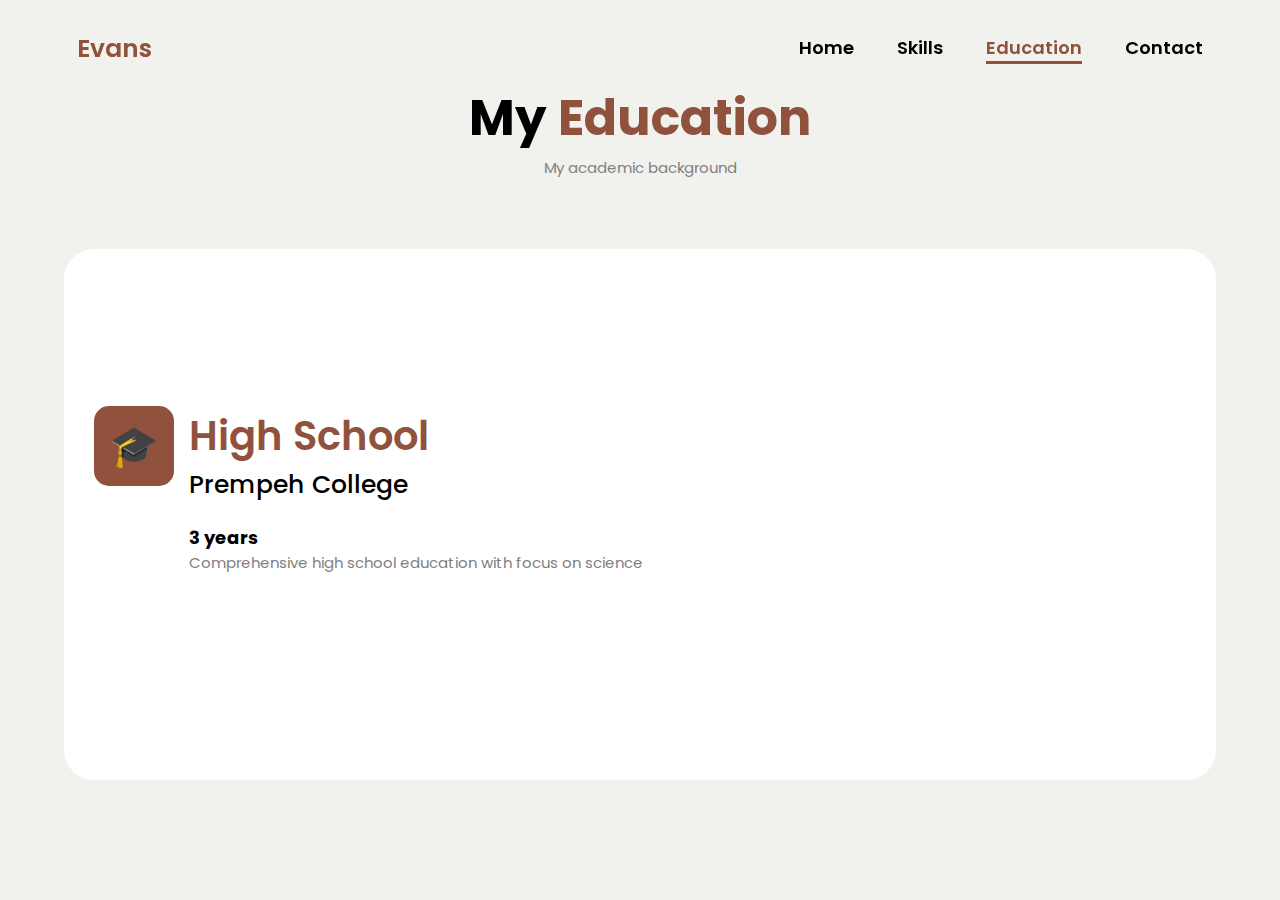
<file: Education/education.html>
<!DOCTYPE html>
<html lang="en">
<head>
    <meta charset="UTF-8">
    <meta name="viewport" content="width=device-width, initial-scale=1.0">
    <link rel="stylesheet" href="education.css">
    <title>Education</title>
</head>
<body>
    <header>
        <a href="#" class="logo">Evans</a>
        <nav>
            <a href="../index.html">Home</a>
            <a href="..\Skills\skills.html">Skills</a>
            <a href="#"class="active">Education</a>
            <a href="..\Contact\contact.html">Contact</a>
        </nav>
    </header>

    <section class="education-container">
        <h1>My <span>Education</span></h1>
        <p>My academic background</p>
        <div class="education-card">
            <div class="e-card-title">
                <div class="e-icon">🎓</div>
                <div class="e-school">
                    <div class="e-school-level">High School</div>
                    <div class="e-school-name">Prempeh College</div>
                </div>
            </div>
            <div class="e-about">
                <h4> 3 years</h4>
                <p>Comprehensive high school education with focus on science</p>
            </div>
        </div>
    </section>
    
</body>
</html>
</file>
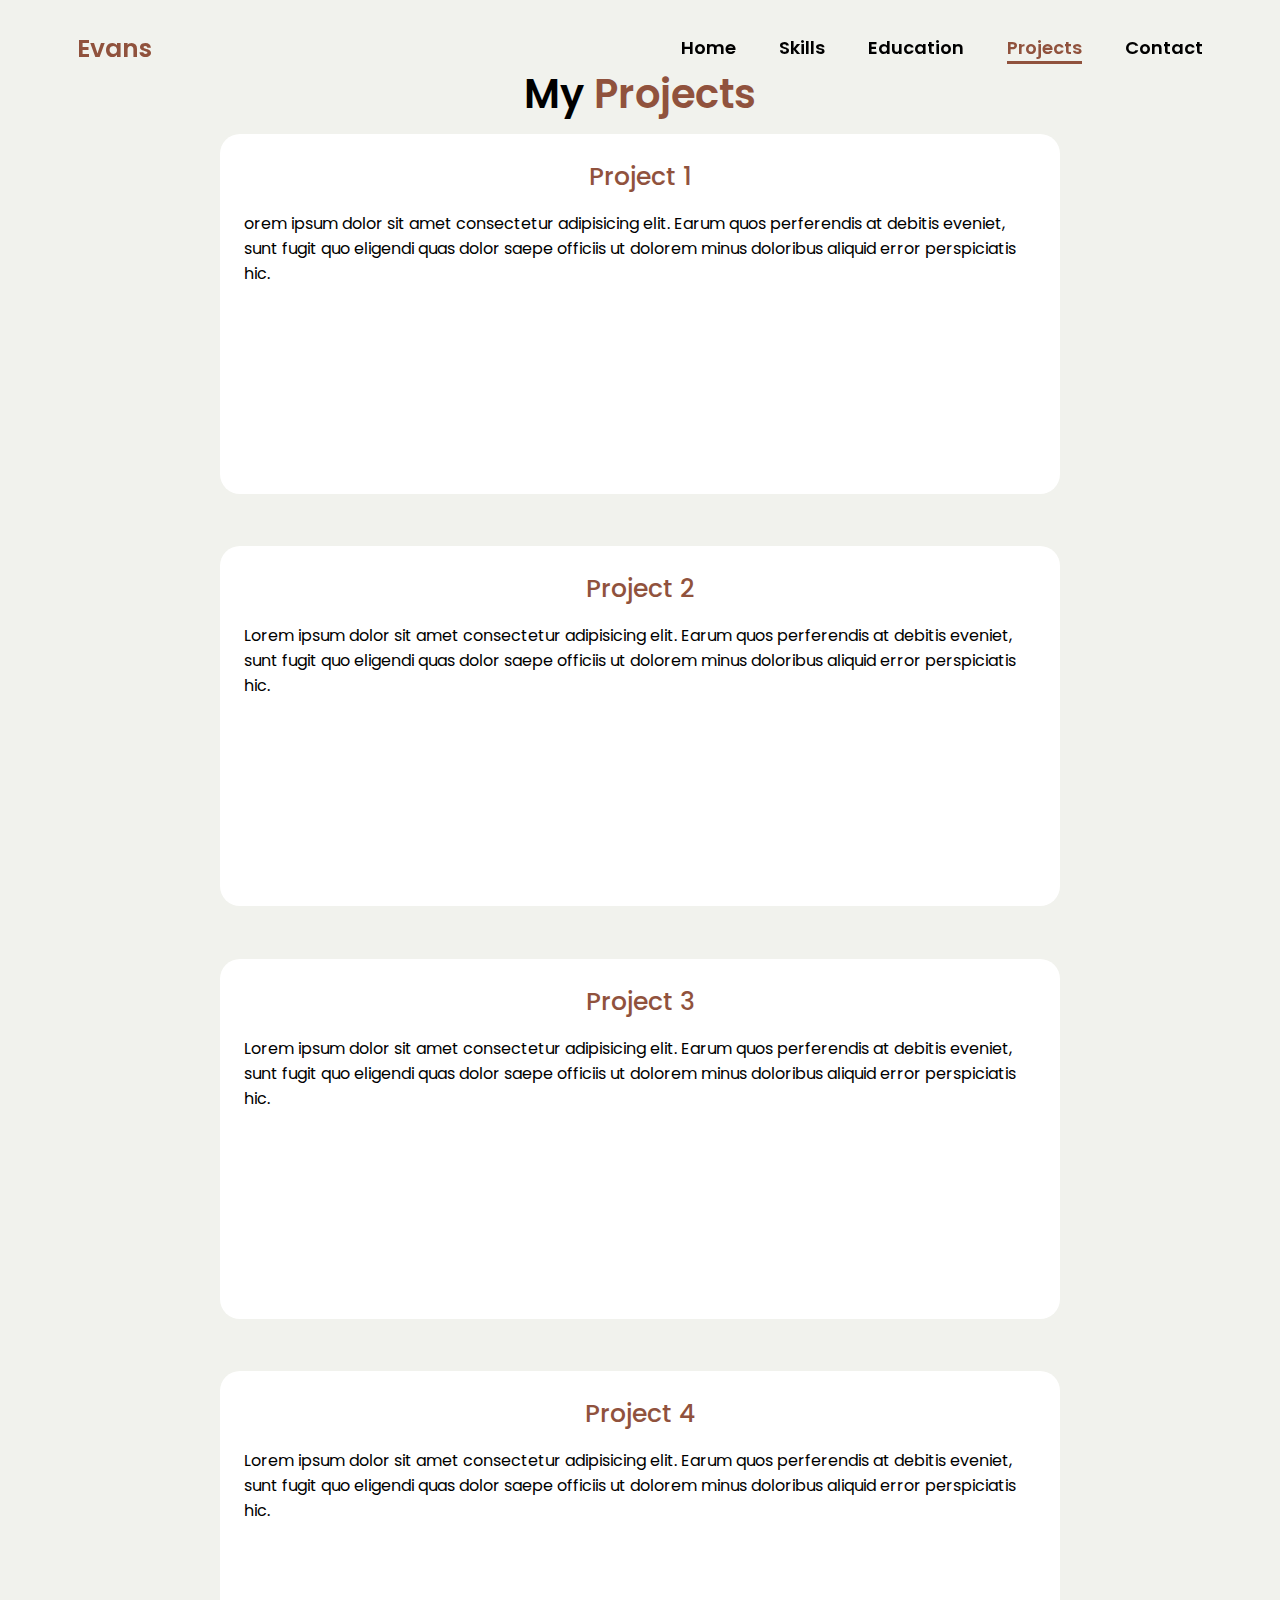
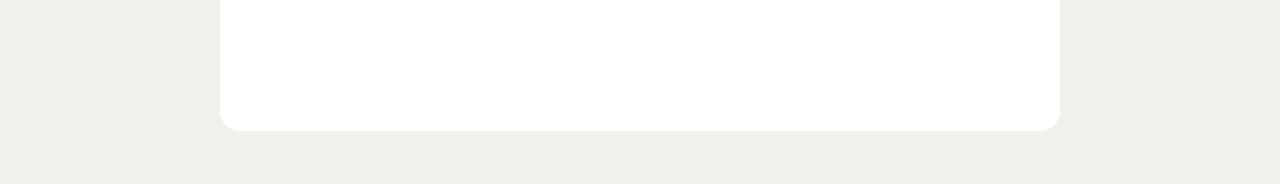
<file: Projects/projects.html>
<!DOCTYPE html>
<html lang="en">
<head>
    <meta charset="UTF-8">
    <meta name="viewport" content="width=device-width, initial-scale=1.0">
    <link rel="stylesheet" href="projects.css">
    <title>Projects</title>
</head>
<body>
    <header>
        <a href="#" class="logo">Evans</a>
        <nav>
            <a href="../index.html">Home</a>
            <a href="Skills\skills.html">Skills</a>
            <a href="Education\education.html">Education</a>
            <a href="#" class="active">Projects</a>
            <a href="Contact\contact.html">Contact</a>
        </nav>
    </header>

    <h1 class="project-page-heading"> My <span>Projects</span></h1>
    <section>
        <div class="project-container">
            <h2 class="project-name">Project 1</h2>
            <div class="project-description">
                <p>orem ipsum dolor sit amet consectetur adipisicing elit. Earum quos perferendis at debitis eveniet, sunt fugit quo eligendi quas dolor saepe officiis ut dolorem minus doloribus aliquid error perspiciatis hic.</p>
            </div>
        </div>

        <div class="project-container">
            <h2 class="project-name">Project 2</h2>
            <div class="project-description">
                <p>Lorem ipsum dolor sit amet consectetur adipisicing elit. Earum quos perferendis at debitis eveniet, sunt fugit quo eligendi quas dolor saepe officiis ut dolorem minus doloribus aliquid error perspiciatis hic.</p>
            </div>
        </div>

        <div class="project-container">
            <h2 class="project-name">Project 3</h2>
            <div class="project-description">
                <p>Lorem ipsum dolor sit amet consectetur adipisicing elit. Earum quos perferendis at debitis eveniet, sunt fugit quo eligendi quas dolor saepe officiis ut dolorem minus doloribus aliquid error perspiciatis hic.</p>
            </div>
        </div>

        <div class="project-container">
            <h2 class="project-name">Project 4</h2>
            <div class="project-description">
                <p>Lorem ipsum dolor sit amet consectetur adipisicing elit. Earum quos perferendis at debitis eveniet, sunt fugit quo eligendi quas dolor saepe officiis ut dolorem minus doloribus aliquid error perspiciatis hic.</p>
            </div>
        </div>
    </section>
</body>
</html>
</file>
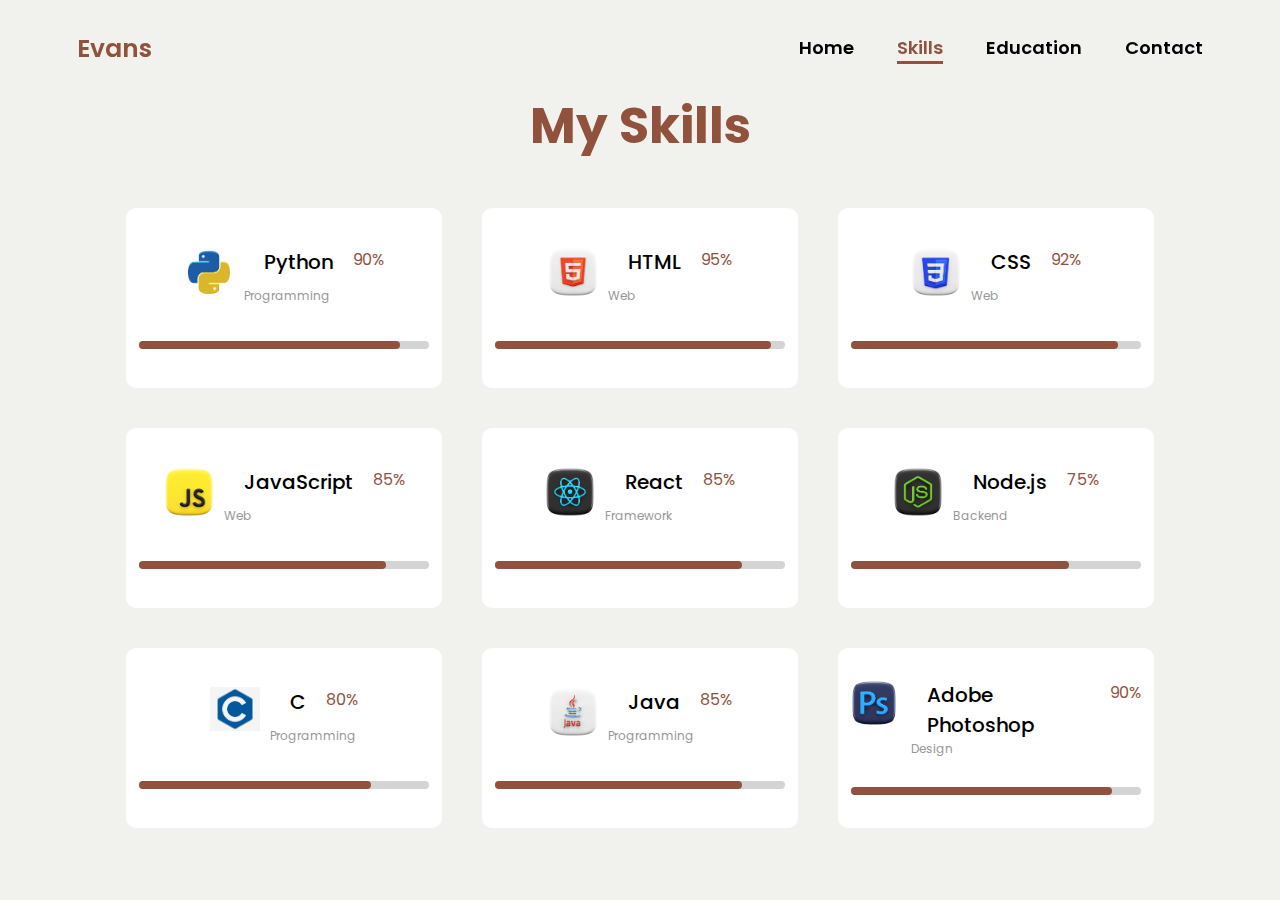
<file: Skills/skills.html>
<!DOCTYPE html>
<html lang="en">
<head>
    <meta charset="UTF-8">
    <meta name="viewport" content="width=device-width, initial-scale=1.0">
    <link href="skills.css" rel="stylesheet">
    <title>Skills</title>
</head>
<body>
    <header>
        <a href="#" class="logo">Evans</a>
        <nav>
            <a href="../index.html">Home</a>
            <a href="#" class="active">Skills</a>
            <a href="..\Education\education.html">Education</a>
            <a href="..\Contact\contact.html">Contact</a>
        </nav>
    </header>

    
    <h1 class="skills-header">My Skills</h1>

    <div class="skills-container">
    
        <div class="cards" id="python">
            <div class="card-heading">
               <div class="first-line-heading">
                    <div class="image"><img src="../assets/skill-images/python.png" width="100%"></div>
                    <div class="skill">Python</div>
                    <span class="percent">90%</span>
               </div>
               <div>
                    <p>Programming</p>
               </div>
                
            </div>
            
            <div class="progress-bar">
                <div class="progress-fill"></div>
            </div>
        </div>

        <!--HTML-->
        <div class="cards" id="html">
            <div class="card-heading">
               <div class="first-line-heading">
                    <div class="image"><img src="../assets/skill-images/html.png" width="100%"></div>
                    <div class="skill">HTML</div>
                    <span class="percent">95%</span>
               </div>
               <div>
                    <p>Web</p>
               </div>
                
            </div>
            
            <div class="progress-bar">
                <div class="progress-fill"></div>
            </div>
        </div>

        <!--CSS-->
        <div class="cards" id="css">
            <div class="card-heading">
               <div class="first-line-heading">
                    <div class="image"><img src="../assets/skill-images/css.png" width="100%"></div>
                    <div class="skill">CSS</div>
                    <span class="percent">92%</span>
               </div>
               <div>
                    <p>Web</p>
               </div>
                
            </div>
            
            <div class="progress-bar">
                <div class="progress-fill"></div>
            </div>
        </div>

        <!--JAVASCRIPT-->
        <div class="cards" id="javascript">
            <div class="card-heading">
               <div class="first-line-heading">
                    <div class="image"><img src="../assets/skill-images/javascript.png" width="100%"></div>
                    <div class="skill">JavaScript</div>
                    <span class="percent">85%</span>
               </div>
               <div>
                    <p>Web</p>
               </div>
                
            </div>
            
            <div class="progress-bar">
                <div class="progress-fill"></div>
            </div>
        </div>

        <!--REACT-->
        <div class="cards" id="react">
            <div class="card-heading">
               <div class="first-line-heading">
                    <div class="image"><img src="../assets/skill-images/react.png" width="100%"></div>
                    <div class="skill">React</div>
                    <span class="percent">85%</span>
               </div>
               <div>
                    <p>Framework</p>
               </div>
                
            </div>
            
            <div class="progress-bar">
                <div class="progress-fill"></div>
            </div>
        </div>

         <!--NODE JS-->
        <div class="cards" id="nodejs">
            <div class="card-heading">
               <div class="first-line-heading">
                    <div class="image"><img src="../assets/skill-images/nodejs.png" width="100%"></div>
                    <div class="skill">Node.js</div>
                    <span class="percent">75%</span>
               </div>
               <div>
                    <p>Backend</p>
               </div>
                
            </div>
            
            <div class="progress-bar">
                <div class="progress-fill"></div>
            </div>
        </div>

         <!--C-->
        <div class="cards" id="c">
            <div class="card-heading">
               <div class="first-line-heading">
                    <div class="image"><img src="../assets/skill-images/c.png" width="100%"></div>
                    <div class="skill">C</div>
                    <span class="percent">80%</span>
               </div>
               <div>
                    <p>Programming</p>
               </div>
                
            </div>
            
            <div class="progress-bar">
                <div class="progress-fill"></div>
            </div>
        </div>

         <!--JAVA-->
        <div class="cards" id="java">
            <div class="card-heading">
               <div class="first-line-heading">
                    <div class="image"><img src="../assets/skill-images/java.png" width="100%"></div>
                    <div class="skill">Java</div>
                    <span class="percent">85%</span>
               </div>
               <div>
                    <p>Programming</p>
               </div>
                
            </div>
            
            <div class="progress-bar">
                <div class="progress-fill"></div>
            </div>
        </div>

        <!--Adobe Photoshop-->
        <div class="cards" id="adobe">
            <div class="card-heading">
               <div class="first-line-heading">
                    <div class="image"><img src="../assets/skill-images/adobe-photoshop.png" width="100%"></div>
                    <div class="skill">Adobe Photoshop</div>
                    <span class="percent">90%</span>
               </div>
               <div>
                    <p>Design</p>
               </div>
                
            </div>
            
            <div class="progress-bar">
                <div class="progress-fill"></div>
            </div>
        </div>
    </div>
    
</body>
</html>
</file>
<file: Education/education.css>
@import url('https://fonts.googleapis.com/css2?family=Montserrat:ital,wght@0,100..900;1,100..900&family=Poppins:ital,wght@0,100;0,200;0,300;0,400;0,500;0,600;0,700;0,800;0,900;1,100;1,200;1,300;1,400;1,500;1,600;1,700;1,800;1,900&display=swap');

*{
    margin: 0;
    padding: 0;
    box-sizing: border-box;
    border: none;
    outline: none;
    text-decoration: none;
}

html{
    font-size: 62.5%;
}

header{
    position: fixed;
    top: 0;
    left: 0;
    margin-top: 20px;
    display: flex;
    align-items: center;
    justify-content: space-between;
    padding: 1em 6%;
    width: 100%;
}

.logo{
    font-size: 2.5rem;
    font-weight: 600;
    color: #90523d;
    background-color: transparent;
    transition: 0.5s ease;
    
}

.logo:hover{
    transform: scale(1.1);
}

nav a{
    font-size: 1.8rem;
    font-weight: 600;
    display: inline-flex;
    color: black;
    margin-left: 4rem;
    transition: 0.2s ease;
}

nav a.active,
nav a:hover{
    color: #90523d;
    border-bottom: 3px solid #90523d;
}

body{
    font-family: 'Poppins', sans-serif;
    display: flex;
    flex-direction: column;
    background-color: #f1f2ed;;
}

section{
    margin-top: 80px;
    height: 80vh;
}

.education-container{
    display: flex;
    flex-direction: column;
    align-items: center;
}

.education-container h1{
    font-size: 5rem;
    font-weight: 700;
    
}

.education-container h1 span{
    font-size: 4.9rem;
    color: #90523d;
}

.education-container p{
    font-size: 1.5rem;
    color: grey;
    margin-bottom: 50px;
}

.education-card{
    display: flex;
    flex-direction: column;
    height: 60vh;
    width: 90%;
    background-color: white;
    justify-content: center;
    margin: 20px 15px;
    border-radius: 30px;
    transition: 0.8s ease; 
}

.education-card:hover{
    border: 3px solid #90523d;
    box-shadow: 0 0 15px #90523d;
}

.education-card .e-card-title{
    display: flex;
    font-size: 4rem;
    gap: 15px;
}

.education-card .e-card-title .e-icon{
    background-color: #90523d;
    color: white;
    width: 80px;
    height: 80px;
    padding: 10px 15px;
    border: none;
    border-radius: 15px;
    margin: 0 0 0 30px;
}

.e-school{
    display: flex;
    flex-direction: column;
    margin-bottom: 20px;
}

.e-school .e-school-level{
    color: #90523d;
    font-weight: 600;
}

.e-school .e-school-name{
    font-size: 2.5rem;
    font-weight: 500;
}

.e-about{
    margin-left: 125px;
    font-size: 1.8rem
}
</file>
<file: Projects/projects.css>
@import url('https://fonts.googleapis.com/css2?family=Montserrat:ital,wght@0,100..900;1,100..900&family=Poppins:ital,wght@0,100;0,200;0,300;0,400;0,500;0,600;0,700;0,800;0,900;1,100;1,200;1,300;1,400;1,500;1,600;1,700;1,800;1,900&display=swap');

*{
    margin: 0;
    padding: 0;
    box-sizing: border-box;
    outline: none;
    border: none;
    text-decoration: none;
}

html{
    font-size: 62.5%;
}

body{
    font-family: 'Poppins', sans-serif;
    width: 100%;
    height: 100vh;
    background-color: #f1f2ed;
    color: black;
}

header{
    position: fixed;
    top: 0;
    left: 0;
    margin-top: 20px;
    display: flex;
    align-items: center;
    justify-content: space-between;
    padding: 1em 6%;
    width: 100%;
}

.logo{
    font-size: 2.5rem;
    font-weight: 600;
    color: #90523d;
    background-color: transparent;
    transition: 0.5s ease;
    
}

.logo:hover{
    transform: scale(1.1);
}

nav a{
    font-size: 1.8rem;
    font-weight: 600;
    display: inline-flex;
    color: black;
    margin-left: 4rem;
    transition: 0.2s ease;
}

nav a.active,
nav a:hover{
    color: #90523d;
    border-bottom: 3px solid #90523d;
}

.project-page-heading{
    margin-top: 5%;
    font-size: 4rem;
    font-weight: 600;
    text-align: center;
}

.project-page-heading span{
    color: #90523d;
}

section{
    display: flex;
    align-items: center;
    justify-content: center;
    margin-top: 5%;
    flex-wrap: wrap;
    gap: 5%;
    margin: 1rem 9%;
}

.project-container{
    display: flex;
    flex-direction: column;
    border: 3px solid rgba(255, 255, 255, 0);
    border-radius: 20px;
    width: 80%;
    height: 40vh;
    transition: 0.5s ease;
    margin-bottom: 5%;
    background-color: white;
    padding: 2%;
}

.project-container:hover{
    border: 3px solid #90523d;
    box-shadow: 0 0 15px #90523d;
    transform: scale(1.05);
}

.project-name{
    text-align: center;
    font-size: 2.5rem;
    font-weight: 500;
    color: #90523d;
    margin-bottom: 15px;
}

.project-description p{
    font-size: 1.6rem;
}
</file>
<file: Skills/skills.css>
@import url('https://fonts.googleapis.com/css2?family=Montserrat:ital,wght@0,100..900;1,100..900&family=Poppins:ital,wght@0,100;0,200;0,300;0,400;0,500;0,600;0,700;0,800;0,900;1,100;1,200;1,300;1,400;1,500;1,600;1,700;1,800;1,900&display=swap');

*{
    box-sizing: border-box;
    border: none;
    outline: none;
    text-decoration: none;
}

html{
    font-size: 62.5%;
}

header{
    position: fixed;
    top: 0;
    left: 0;
    margin-top: 20px;
    display: flex;
    align-items: center;
    justify-content: space-between;
    padding: 1em 6%;
    width: 100%;
}

.logo{
    font-size: 2.5rem;
    font-weight: 600;
    color: #90523d;
    background-color: transparent;
    transition: 0.5s ease;
    
}

.logo:hover{
    transform: scale(1.1);
}

nav a{
    font-size: 1.8rem;
    font-weight: 600;
    display: inline-flex;
    color: black;
    margin-left: 4rem;
    transition: 0.2s ease;
}

nav a.active,
nav a:hover{
    color: #90523d;
    border-bottom: 3px solid #90523d;
}


body{
    font-family: 'Poppins', sans-serif;
    display: flex;
    flex-direction: column;
    background-color: #f1f2ed;
}

.skills-header{
    text-align: center;
    font-size: 5rem;
    color: #90523d;
    margin-top: 80px;
}
.skills-container{
    display: flex;
    flex-wrap: wrap;
    gap: 20px;
    align-items: center;
    justify-content: center;
}

.image{
    width: 50px;
    height: 40px;
    border-radius: 5px;
    margin-right: 30px;
}

.cards{
    border: 3px solid white;
    box-shadow: 0 0 15px #90523d00;
    border-radius: 10px;
    width: 25%;
    height: 20vh;
    padding: 20px 10px;
    background-color: white;
    display: flex;
    flex-direction: column;
    justify-content: space-evenly;
    align-items: center;
    transition: 0.5s ease;
    margin: 10px 10px;
}

.cards:hover{
    border: 3px solid #90523d;
    box-shadow: 0 0 15px #90523d;
    transform: scale(1.1);
}

.card-heading{
    display: flex;
    margin-bottom: 20px;
    flex-direction: column;
}
.first-line-heading{
    display: flex;
}

p{
    margin: 0 0 0 60px;
    font-size: 1.2rem;
    color: rgb(152, 152, 152);

}
.cards .card-heading .skill{
    font-size: 2rem;
    font-weight: 500;
    margin-right: 20px;
    
}

.cards .card-heading .percent{
    color: #90523d;
    font-size: 1.6rem;
}

.progress-bar{
    background-color: rgb(212, 212, 212);
    width: 100%;
    height: 8px;
    border-radius: 5px;
}

#python .progress-fill{
    background-color: #90523d;
    height: 100%;
    width: 90%;
    border-radius: 5px;
    transition: 0.5s ease;
}


#html .progress-fill{
    background-color: #90523d;
    height: 100%;
    width: 95%;
    border-radius: 5px;
    transition: 0.5s ease;
}

#css .progress-fill{
    background-color: #90523d;
    height: 100%;
    width: 92%;
    border-radius: 5px;
    transition: 0.5s ease;
}

#javascript .progress-fill{
    background-color: #90523d;
    height: 100%;
    width: 85%;
    border-radius: 5px;
    transition: 0.5s ease;
}

#react .progress-fill{
    background-color: #90523d;
    height: 100%;
    width: 85%;
    border-radius: 5px;
    transition: 0.5s ease;
}

#nodejs .progress-fill{
    background-color: #90523d;
    height: 100%;
    width: 75%;
    border-radius: 5px;
    transition: 0.5s ease;
}

#c .progress-fill{
    background-color: #90523d;
    height: 100%;
    width: 80%;
    border-radius: 5px;
    transition: 0.5s ease;
}

#java .progress-fill{
    background-color: #90523d;
    height: 100%;
    width: 85%;
    border-radius: 5px;
    transition: 0.5s ease;
}

#adobe .progress-fill{
    background-color: #90523d;
    height: 100%;
    width: 90%;
    border-radius: 5px;
    transition: 0.5s ease;
}
</file>
